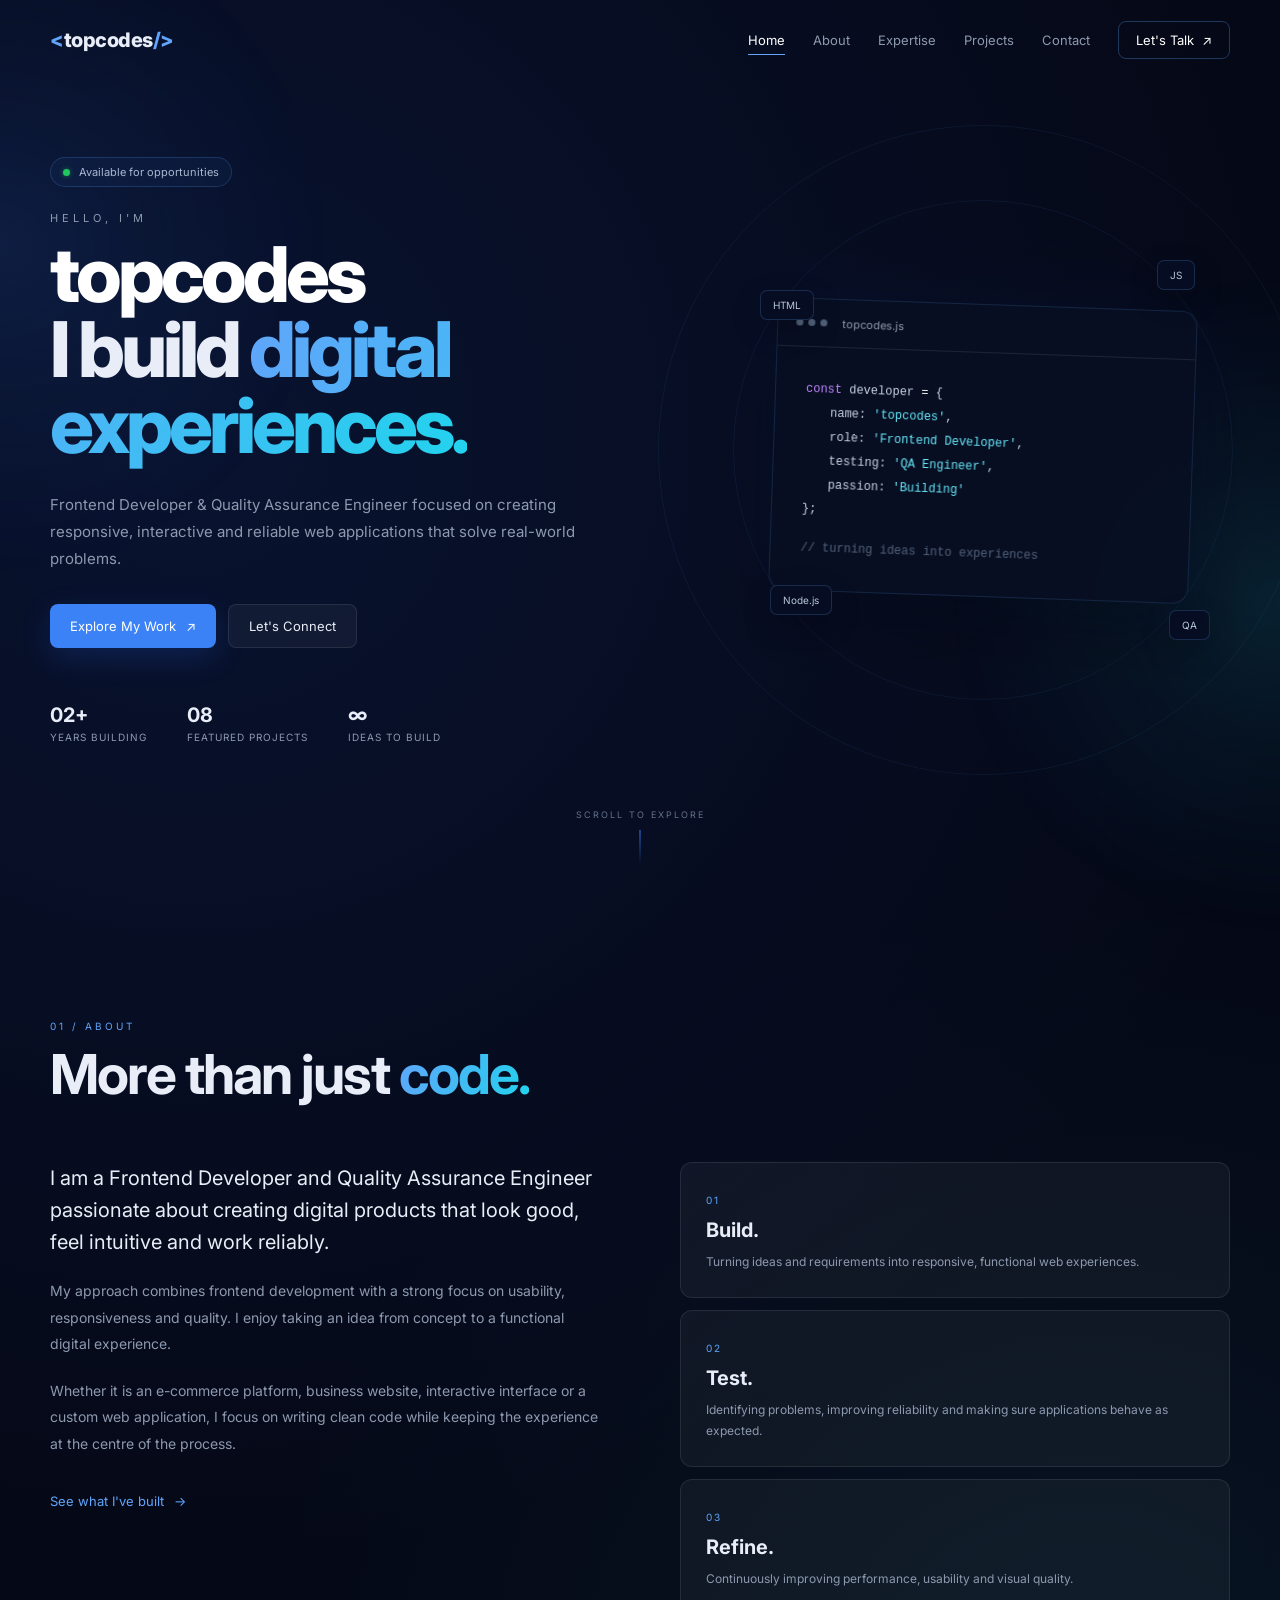
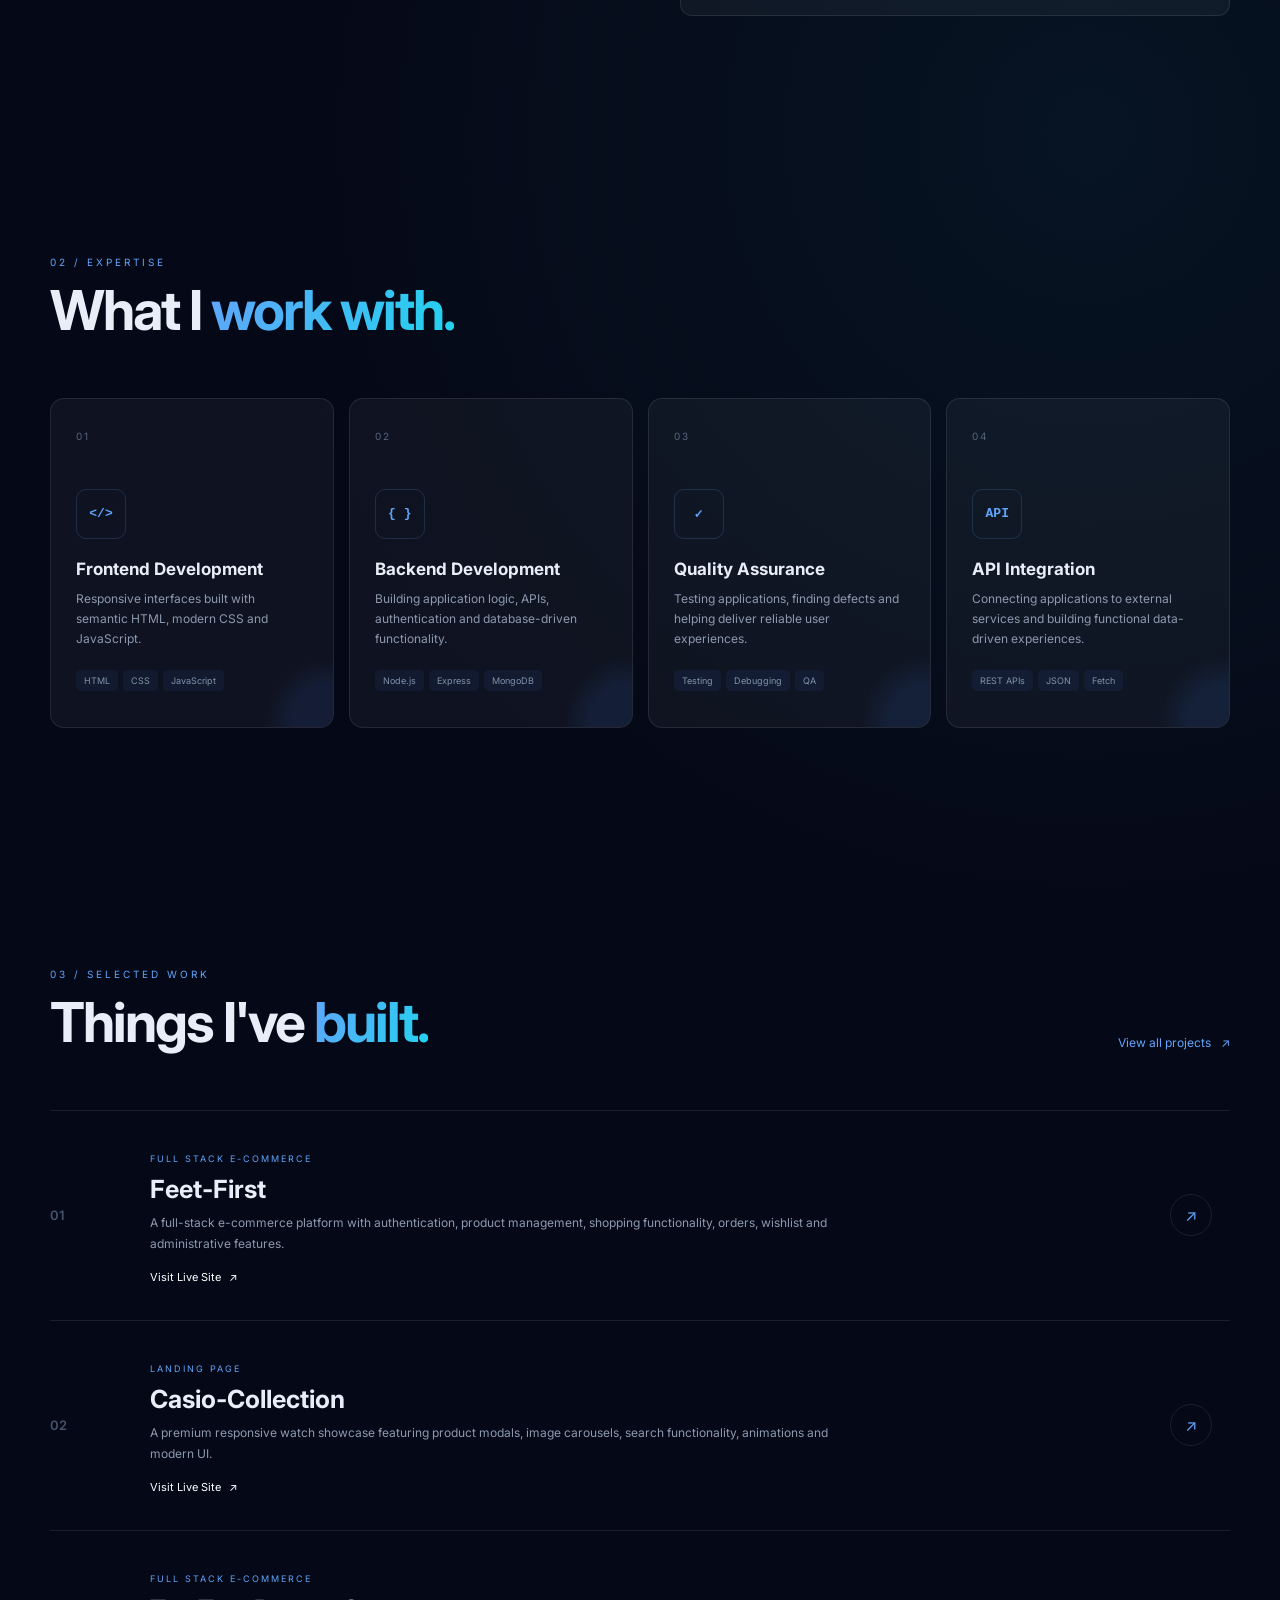
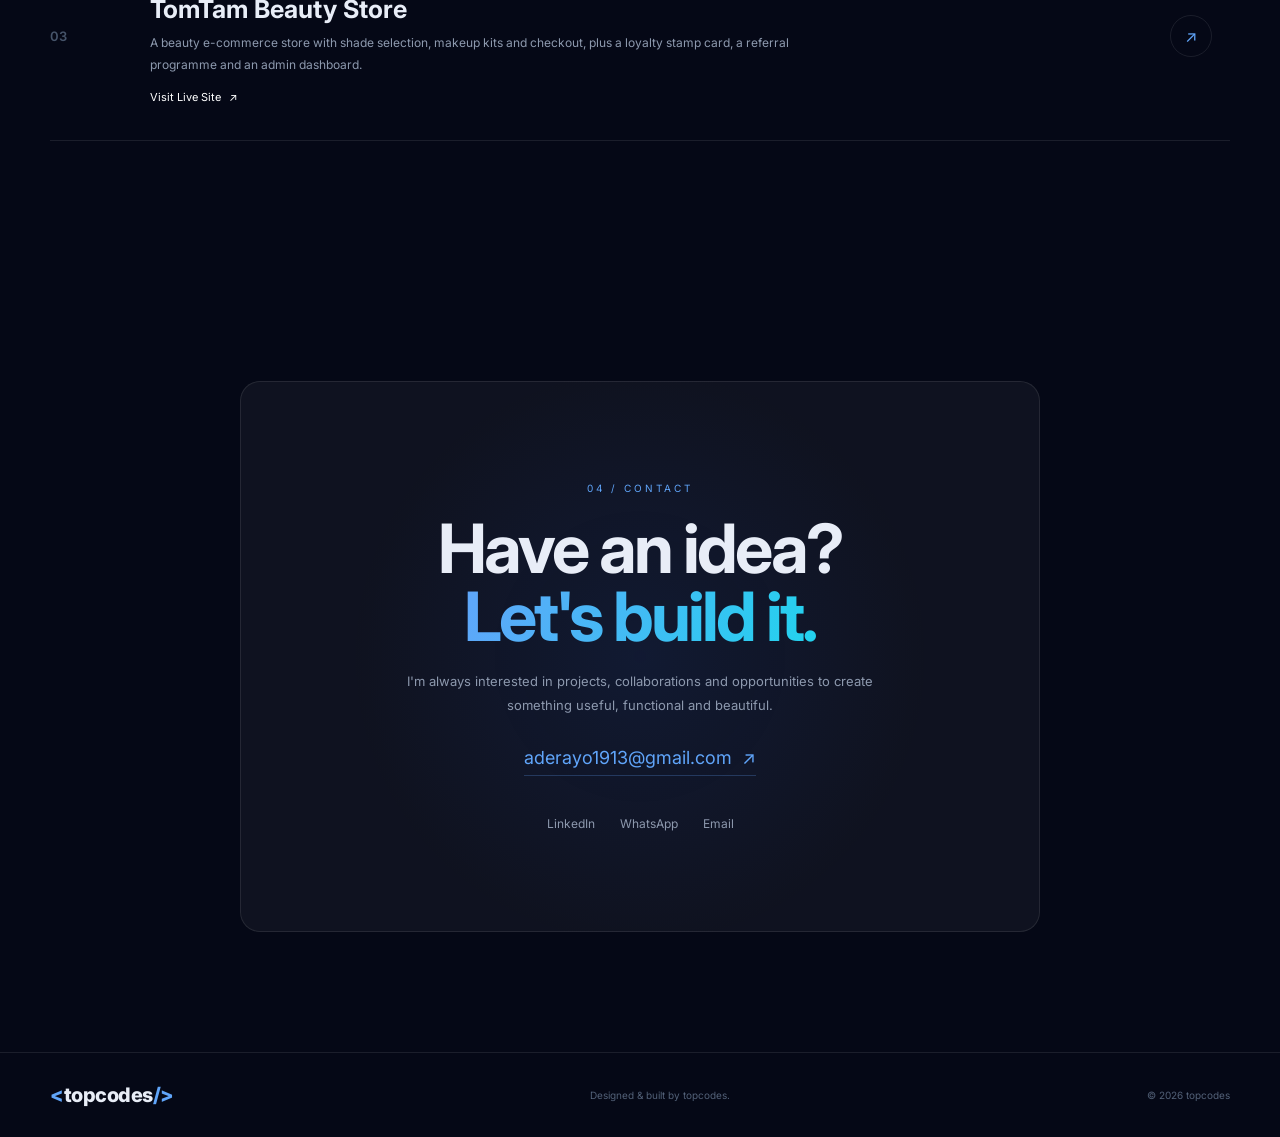
<file: index.html>
<!DOCTYPE html>
<html lang="en">
<head>
    <meta charset="UTF-8">
    <script>
      /* Clean addresses on the live site: /shop instead of /shop.html.
         The host serves /shop from shop.html; this just tidies the address bar,
         keeping ?query and #hash. Skipped when testing locally. */
      (function () {
        var local = location.protocol === "file:" ||
          ["localhost", "127.0.0.1", ""].indexOf(location.hostname) !== -1 ||
          /^(192\.168|10)\./.test(location.hostname);
        var path = location.pathname;
        if (local || !/\.html$/i.test(path) || !window.history || !history.replaceState) return;
        var clean = /(^|\/)index\.html$/i.test(path) ? path.replace(/index\.html$/i, "") : path.replace(/\.html$/i, "");
        try { history.replaceState(history.state, "", clean + location.search + location.hash); } catch (e) { /* keep the .html address */ }
      })();
    </script>
    <meta name="viewport" content="width=device-width, initial-scale=1.0">

    <title>topcodes | Frontend Developer & QA Engineer</title>

    <meta
        name="description"
        content="topcodes — Frontend Developer and Quality Assurance Engineer building modern, responsive and reliable web applications."
    >

    <link rel="preconnect" href="https://fonts.googleapis.com">
    <link rel="preconnect" href="https://fonts.gstatic.com" crossorigin>

    <link
        href="https://fonts.googleapis.com/css2?family=Inter:wght@400;600;700;800&display=swap"
        rel="stylesheet"
    >

    <link rel="stylesheet" href="css/style.css">
    <link rel="stylesheet" href="css/responsive.css">
</head>

<body>

    <!-- =========================================
         BACKGROUND EFFECTS
    ========================================== -->

    <div class="ambient ambient-one"></div>
    <div class="ambient ambient-two"></div>
    <div class="cursor-glow"></div>

    <!-- =========================================
         NAVIGATION
    ========================================== -->

    <header class="site-header">

        <nav class="navbar">

            <a href="index.html" class="logo">
                <span class="logo-bracket">&lt;</span>topcodes<span class="logo-bracket">/&gt;</span>
            </a>

            <button
                class="menu-toggle"
                id="menuToggle"
                aria-label="Open navigation"
                aria-expanded="false"
            >
                <span></span>
                <span></span>
                <span></span>
            </button>

            <div class="nav-links" id="navLinks">

                <a href="#home" class="nav-link active">Home</a>
                <a href="#about" class="nav-link">About</a>
                <a href="#expertise" class="nav-link">Expertise</a>
                <a href="projects.html" class="nav-link">Projects</a>
                <a href="#contact" class="nav-link">Contact</a>

                <a href="https://wa.me/2349069436272" class="nav-cta">
                    Let's Talk
                    <span>↗</span>
                </a>

            </div>

        </nav>

    </header>

    <!-- =========================================
         SCROLL PROGRESS
    ========================================== -->

    <div class="scroll-progress" id="scrollProgress"></div>


    <main>

        <!-- =========================================
             HERO
        ========================================== -->

        <section class="hero section" id="home">

            <div class="hero-grid">

                <div class="hero-content reveal">

                    <div class="availability">
                        <span class="availability-dot"></span>
                        Available for opportunities
                    </div>

                    <p class="hero-small-text">
                        HELLO, I'M
                    </p>

                    <h1>
                        <span class="hero-name">topcodes</span>
                        <br>
                        I build
                        <span class="gradient-text">digital experiences.</span>
                    </h1>

                    <p class="hero-description">
                        Frontend Developer & Quality Assurance Engineer focused on
                        creating responsive, interactive and reliable web applications
                        that solve real-world problems.
                    </p>

                    <div class="hero-buttons">

                        <a href="projects.html" class="btn btn-primary">
                            Explore My Work
                            <span>↗</span>
                        </a>

                        <a href="#contact" class="btn btn-secondary">
                            Let's Connect
                        </a>

                    </div>

                    <div class="hero-meta">

                        <div>
                            <strong>02+</strong>
                            <span>Years Building</span>
                        </div>

                        <div>
                            <strong>08</strong>
                            <span>Featured Projects</span>
                        </div>

                        <div>
                            <strong>∞</strong>
                            <span>Ideas to Build</span>
                        </div>

                    </div>

                </div>


                <!-- HERO VISUAL -->

                <div class="hero-visual reveal reveal-delay">

                    <div class="visual-orbit orbit-one"></div>
                    <div class="visual-orbit orbit-two"></div>

                    <div class="code-card">

                        <div class="code-header">
                            <div class="window-dots">
                                <span></span>
                                <span></span>
                                <span></span>
                            </div>

                            <span>topcodes.js</span>
                        </div>

                        <div class="code-body">

                            <p>
                                <span class="code-purple">const</span>
                                developer
                                <span class="code-white">=</span>
                                {
                            </p>

                            <p class="indent">
                                name:
                                <span class="code-blue">'topcodes'</span>,
                            </p>

                            <p class="indent">
                                role:
                                <span class="code-blue">'Frontend Developer'</span>,
                            </p>

                            <p class="indent">
                                testing:
                                <span class="code-blue">'QA Engineer'</span>,
                            </p>

                            <p class="indent">
                                passion:
                                <span class="code-blue">'Building'</span>
                            </p>

                            <p>
                                };
                            </p>

                            <p class="code-comment">
                                // turning ideas into experiences
                            </p>

                        </div>

                    </div>

                    <div class="floating-tag tag-one">
                        <span>HTML</span>
                    </div>

                    <div class="floating-tag tag-two">
                        <span>JS</span>
                    </div>

                    <div class="floating-tag tag-three">
                        <span>Node.js</span>
                    </div>

                    <div class="floating-tag tag-four">
                        <span>QA</span>
                    </div>

                </div>

            </div>

            <a href="#about" class="scroll-indicator">
                <span>Scroll to explore</span>
                <div class="scroll-line"></div>
            </a>

        </section>


        <!-- =========================================
             ABOUT
        ========================================== -->

        <section class="about section" id="about">

            <div class="section-heading reveal">

                <span class="section-number">01 / ABOUT</span>

                <h2>
                    More than just
                    <span class="gradient-text">code.</span>
                </h2>

            </div>

            <div class="about-grid">

                <div class="about-text reveal">

                    <p class="large-text">
                        I am a Frontend Developer and Quality Assurance Engineer
                        passionate about creating digital products that look good,
                        feel intuitive and work reliably.
                    </p>

                    <p>
                        My approach combines frontend development with a strong
                        focus on usability, responsiveness and quality. I enjoy
                        taking an idea from concept to a functional digital
                        experience.
                    </p>

                    <p>
                        Whether it is an e-commerce platform, business website,
                        interactive interface or a custom web application, I focus
                        on writing clean code while keeping the experience at the
                        centre of the process.
                    </p>

                    <a href="projects.html" class="text-link">
                        See what I've built
                        <span>→</span>
                    </a>

                </div>


                <div class="about-highlight reveal reveal-delay">

                    <div class="highlight-card">

                        <span class="highlight-icon">01</span>

                        <h3>
                            Build.
                        </h3>

                        <p>
                            Turning ideas and requirements into responsive,
                            functional web experiences.
                        </p>

                    </div>

                    <div class="highlight-card">

                        <span class="highlight-icon">02</span>

                        <h3>
                            Test.
                        </h3>

                        <p>
                            Identifying problems, improving reliability and
                            making sure applications behave as expected.
                        </p>

                    </div>

                    <div class="highlight-card">

                        <span class="highlight-icon">03</span>

                        <h3>
                            Refine.
                        </h3>

                        <p>
                            Continuously improving performance, usability and
                            visual quality.
                        </p>

                    </div>

                </div>

            </div>

        </section>


        <!-- =========================================
             EXPERTISE
        ========================================== -->

        <section class="expertise section" id="expertise">

            <div class="section-heading reveal">

                <span class="section-number">02 / EXPERTISE</span>

                <h2>
                    What I
                    <span class="gradient-text">work with.</span>
                </h2>

            </div>

            <div class="expertise-grid">

                <article class="expertise-card reveal">

                    <span class="card-number">01</span>

                    <div class="expertise-icon">
                        &lt;/&gt;
                    </div>

                    <h3>Frontend Development</h3>

                    <p>
                        Responsive interfaces built with semantic HTML,
                        modern CSS and JavaScript.
                    </p>

                    <div class="tech-list">
                        <span>HTML</span>
                        <span>CSS</span>
                        <span>JavaScript</span>
                    </div>

                </article>


                <article class="expertise-card reveal reveal-delay">

                    <span class="card-number">02</span>

                    <div class="expertise-icon">
                        { }
                    </div>

                    <h3>Backend Development</h3>

                    <p>
                        Building application logic, APIs, authentication
                        and database-driven functionality.
                    </p>

                    <div class="tech-list">
                        <span>Node.js</span>
                        <span>Express</span>
                        <span>MongoDB</span>
                    </div>

                </article>


                <article class="expertise-card reveal">

                    <span class="card-number">03</span>

                    <div class="expertise-icon">
                        ✓
                    </div>

                    <h3>Quality Assurance</h3>

                    <p>
                        Testing applications, finding defects and helping
                        deliver reliable user experiences.
                    </p>

                    <div class="tech-list">
                        <span>Testing</span>
                        <span>Debugging</span>
                        <span>QA</span>
                    </div>

                </article>


                <article class="expertise-card reveal reveal-delay">

                    <span class="card-number">04</span>

                    <div class="expertise-icon">
                        API
                    </div>

                    <h3>API Integration</h3>

                    <p>
                        Connecting applications to external services and
                        building functional data-driven experiences.
                    </p>

                    <div class="tech-list">
                        <span>REST APIs</span>
                        <span>JSON</span>
                        <span>Fetch</span>
                    </div>

                </article>

            </div>

        </section>


        <!-- =========================================
             FEATURED PROJECTS
        ========================================== -->

        <section class="featured section">

            <div class="section-heading featured-heading reveal">

                <div>
                    <span class="section-number">03 / SELECTED WORK</span>

                    <h2>
                        Things I've
                        <span class="gradient-text">built.</span>
                    </h2>
                </div>

                <a href="projects.html" class="view-all">
                    View all projects
                    <span>↗</span>
                </a>

            </div>


            <div class="featured-project reveal">

                <div class="featured-number">
                    01
                </div>

                <div class="featured-content">

                    <span class="project-category">
                        FULL STACK E-COMMERCE
                    </span>

                    <h3>Feet-First</h3>

                    <p>
                        A full-stack e-commerce platform with authentication,
                        product management, shopping functionality, orders,
                        wishlist and administrative features.
                    </p>

                    <a
                        href="https://feet-first-ng-3.onrender.com/"
                        target="_blank"
                        rel="noopener"
                        class="project-link"
                    >
                        Visit Live Site
                        <span>↗</span>
                    </a>

                </div>

                <div class="featured-arrow">
                    ↗
                </div>

            </div>


            <div class="featured-project reveal">

                <div class="featured-number">
                    02
                </div>

                <div class="featured-content">

                    <span class="project-category">
                        LANDING PAGE
                    </span>

                    <h3>Casio-Collection</h3>

                    <p>
                        A premium responsive watch showcase featuring product
                        modals, image carousels, search functionality,
                        animations and modern UI.
                    </p>

                    <a
                        href="https://casio-collection-ng.vercel.app/"
                        target="_blank"
                        rel="noopener"
                        class="project-link"
                    >
                        Visit Live Site
                        <span>↗</span>
                    </a>

                </div>

                <div class="featured-arrow">
                    ↗
                </div>

            </div>


            <div class="featured-project reveal">

                <div class="featured-number">
                    03
                </div>

                <div class="featured-content">

                    <span class="project-category">
                        FULL STACK E-COMMERCE
                    </span>

                    <h3>TomTam Beauty Store</h3>

                    <p>
                        A beauty e-commerce store with shade selection,
                        makeup kits and checkout, plus a loyalty stamp card,
                        a referral programme and an admin dashboard.
                    </p>

                    <a
                        href="https://tomtambeauty.vercel.app/"
                        target="_blank"
                        rel="noopener"
                        class="project-link"
                    >
                        Visit Live Site
                        <span>↗</span>
                    </a>

                </div>

                <div class="featured-arrow">
                    ↗
                </div>

            </div>

        </section>


        <!-- =========================================
             CONTACT
        ========================================== -->

        <section class="contact section" id="contact">

            <div class="contact-container reveal">

                <span class="section-number">04 / CONTACT</span>

                <h2>
                    Have an idea?
                    <br>
                    <span class="gradient-text">Let's build it.</span>
                </h2>

                <p>
                    I'm always interested in projects,
                    collaborations and opportunities to create something useful, functional and beautiful.
                </p>

                <a
                    href="mailto:aderayo1913@gmail.com"
                    class="contact-email"
                >
                    aderayo1913@gmail.com
                    <span>↗</span>
                </a>

                <div class="social-links">

                    <a
                        href="https://www.linkedin.com/in/gbenga-ademuyiwa-26224027/"
                        target="_blank"
                        rel="noopener"
                    >
                        LinkedIn
                    </a>

                    <a
                        href="https://wa.me/2349069436272"
                        target="_blank"
                        rel="noopener"
                    >
                        WhatsApp
                    </a>

                    <a href="mailto:aderayo1913@gmail.com">
                        Email
                    </a>

                </div>

            </div>

        </section>

    </main>


    <!-- =========================================
         FOOTER
    ========================================== -->

    <footer>

        <div class="footer-inner">

            <a href="index.html" class="logo">
                <span class="logo-bracket">&lt;</span>topcodes<span class="logo-bracket">/&gt;</span>
            </a>

            <p>
                Designed & built by topcodes.
            </p>

            <p class="copyright">
                © <span id="currentYear"></span> topcodes
            </p>

        </div>

    </footer>


    <script src="js/main.js" defer></script>

</body>
</html>
</file>
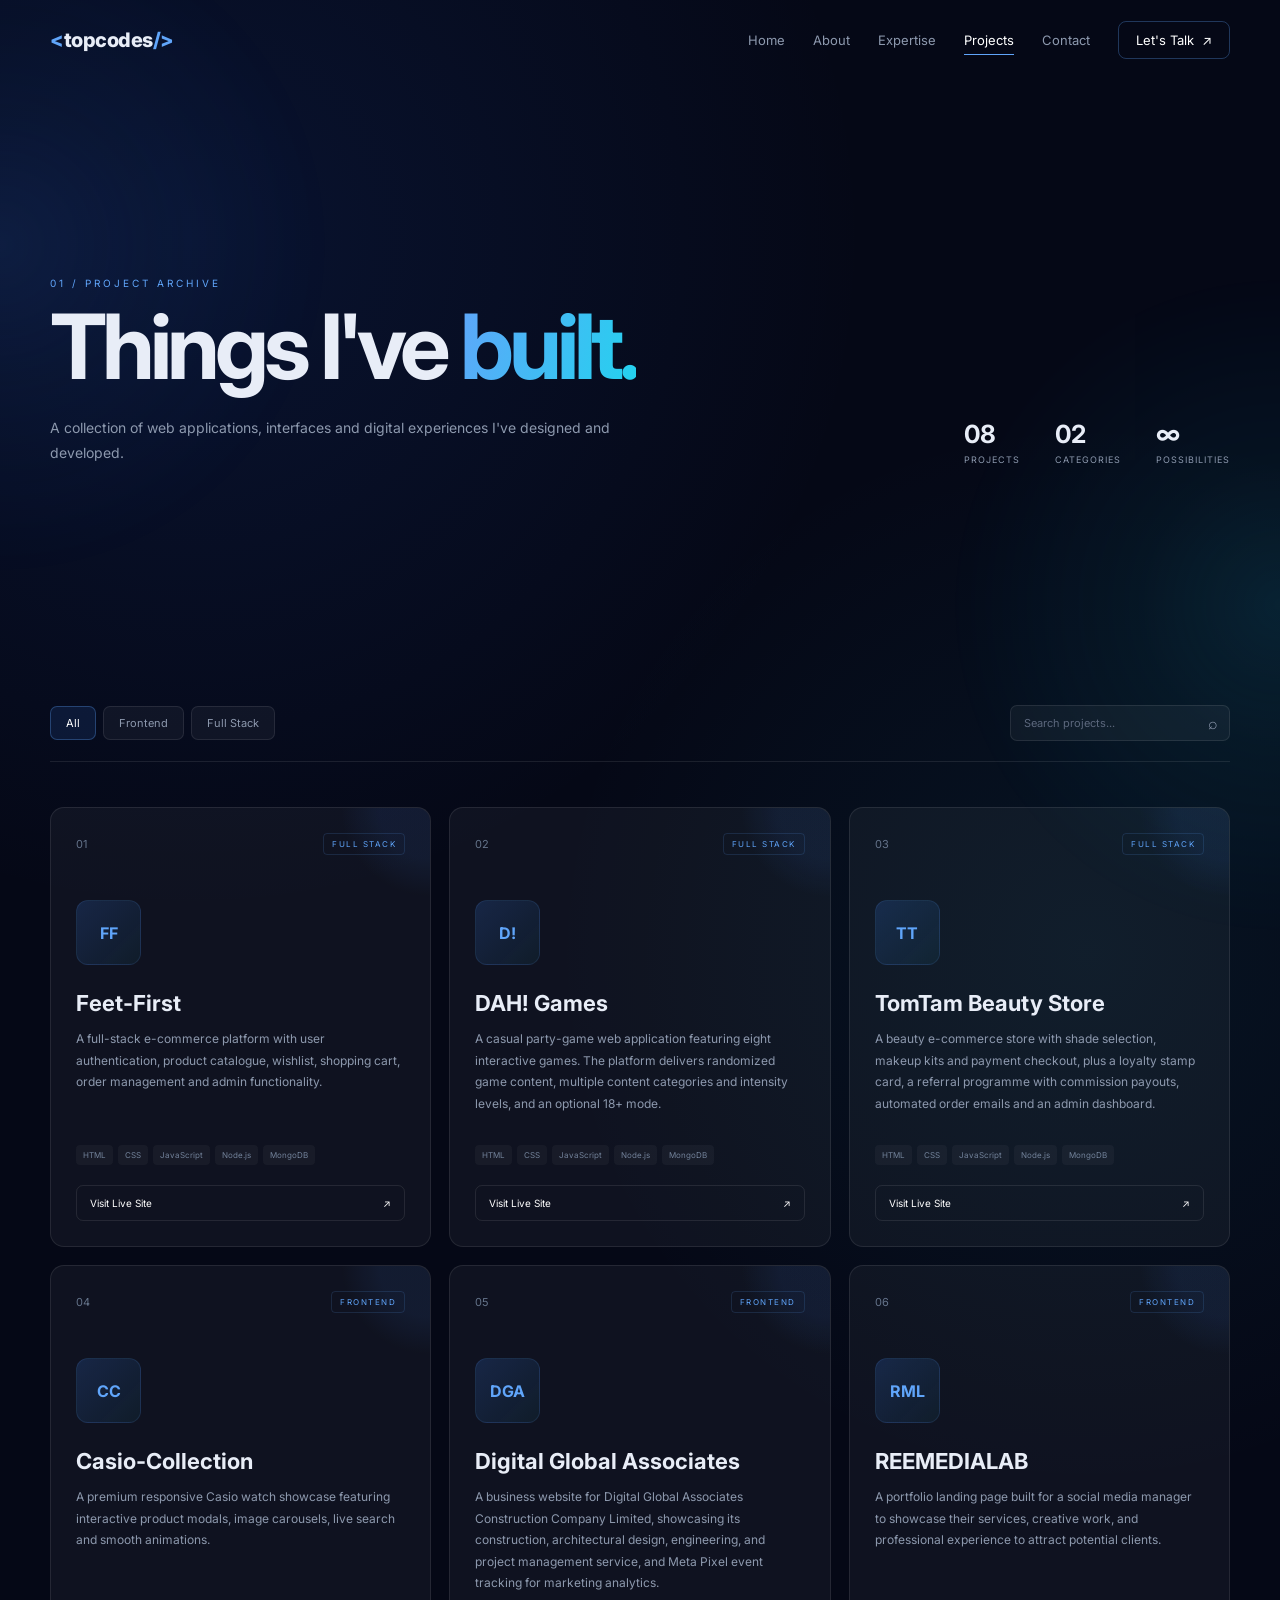
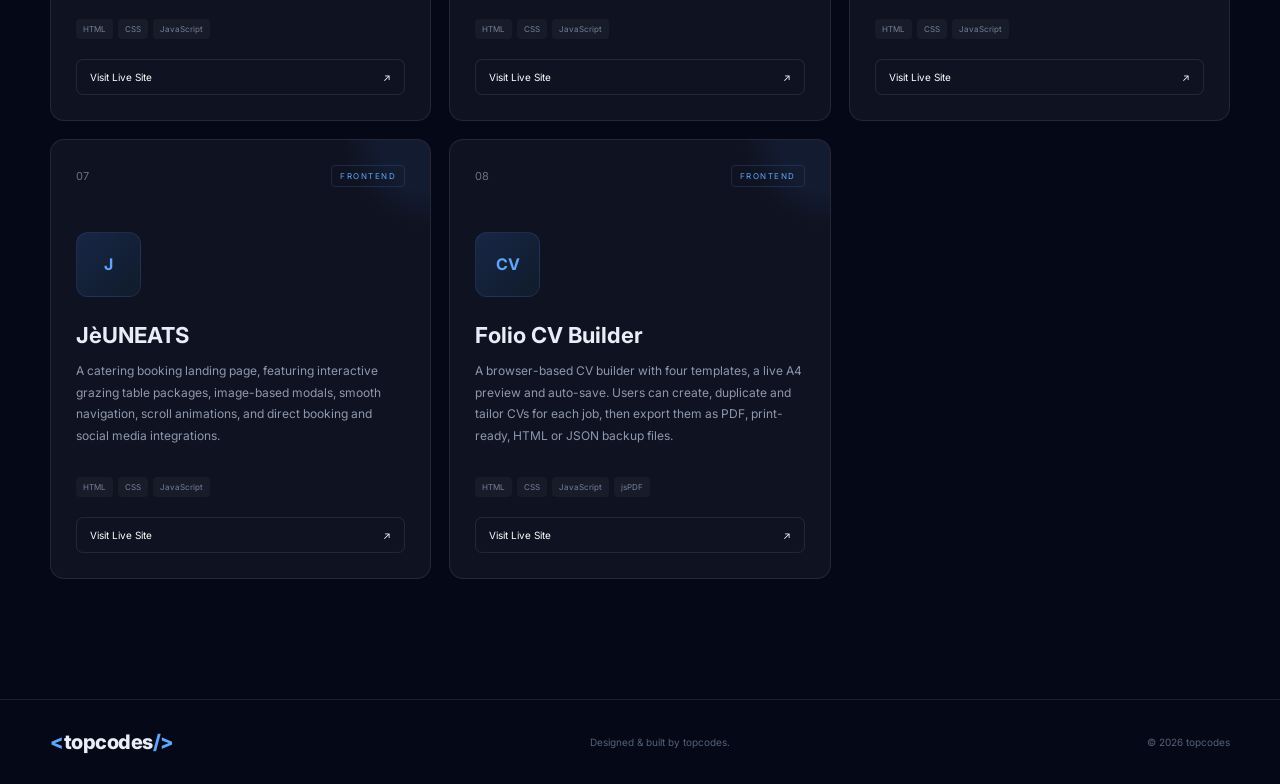
<file: projects.html>
<!DOCTYPE html>
<html lang="en">

<head>

    <meta charset="UTF-8">
    <script>
      /* Clean addresses on the live site: /shop instead of /shop.html.
         The host serves /shop from shop.html; this just tidies the address bar,
         keeping ?query and #hash. Skipped when testing locally. */
      (function () {
        var local = location.protocol === "file:" ||
          ["localhost", "127.0.0.1", ""].indexOf(location.hostname) !== -1 ||
          /^(192\.168|10)\./.test(location.hostname);
        var path = location.pathname;
        if (local || !/\.html$/i.test(path) || !window.history || !history.replaceState) return;
        var clean = /(^|\/)index\.html$/i.test(path) ? path.replace(/index\.html$/i, "") : path.replace(/\.html$/i, "");
        try { history.replaceState(history.state, "", clean + location.search + location.hash); } catch (e) { /* keep the .html address */ }
      })();
    </script>
    <meta name="viewport" content="width=device-width, initial-scale=1.0">

    <title>Projects | topcodes</title>

    <meta name="description" content="Projects and web applications built by topcodes.">

    <link rel="preconnect" href="https://fonts.googleapis.com">
    <link rel="preconnect" href="https://fonts.gstatic.com" crossorigin>

    <link href="https://fonts.googleapis.com/css2?family=Inter:wght@400;600;700;800&display=swap"
        rel="stylesheet">

    <link rel="stylesheet" href="css/style.css">
    <link rel="stylesheet" href="css/responsive.css">

</head>

<body>

    <div class="ambient ambient-one"></div>
    <div class="ambient ambient-two"></div>

    <div class="scroll-progress" id="scrollProgress"></div>


    <!-- =========================================
         NAVIGATION
    ========================================== -->

    <header class="site-header">

        <nav class="navbar">

            <a href="index.html" class="logo">
                <span class="logo-bracket">&lt;</span>topcodes<span class="logo-bracket">/&gt;</span>
            </a>

            <button class="menu-toggle" id="menuToggle" aria-label="Open navigation" aria-expanded="false">
                <span></span>
                <span></span>
                <span></span>
            </button>

            <div class="nav-links" id="navLinks">

                <a href="index.html" class="nav-link">
                    Home
                </a>

                <a href="index.html#about" class="nav-link">
                    About
                </a>

                <a href="index.html#expertise" class="nav-link">
                    Expertise
                </a>

                <a href="projects.html" class="nav-link active">
                    Projects
                </a>

                <a href="index.html#contact" class="nav-link">
                    Contact
                </a>

                <a href="index.html#contact" class="nav-cta">
                    Let's Talk
                    <span>↗</span>
                </a>

            </div>

        </nav>

    </header>


    <main>

        <!-- =========================================
             PROJECT HERO
        ========================================== -->

        <section class="projects-hero section">

            <div class="projects-hero-content reveal">

                <span class="section-number">
                    01 / PROJECT ARCHIVE
                </span>

                <h1>
                    Things I've
                    <span class="gradient-text">built.</span>
                </h1>

                <p>
                    A collection of web applications, interfaces and digital
                    experiences I've designed and developed.
                </p>

            </div>


            <div class="project-stats reveal reveal-delay">

                <div>
                    <strong id="projectCount">08</strong>
                    <span>Projects</span>
                </div>

                <div>
                    <strong>02</strong>
                    <span>Categories</span>
                </div>

                <div>
                    <strong>∞</strong>
                    <span>Possibilities</span>
                </div>

            </div>

        </section>


        <!-- =========================================
             PROJECT FILTERS
        ========================================== -->

        <section class="project-section section">

            <div class="project-controls reveal">

                <div class="project-filters">

                    <button class="filter-button active" data-filter="all">
                        All
                    </button>

                    <button class="filter-button" data-filter="frontend">
                        Frontend
                    </button>

                    <button class="filter-button" data-filter="fullstack">
                        Full Stack
                    </button>

                </div>


                <div class="project-search">

                    <input type="text" id="projectSearch" placeholder="Search projects..." aria-label="Search projects">

                    <span>⌕</span>

                </div>

            </div>


            <!-- =========================================
                 PROJECT GRID
            ========================================== -->

            <div class="projects-grid" id="projectsGrid">


                <!-- PROJECT 01 -->

                <article class="project-card reveal" data-type="fullstack" data-name="Feet-First">

                    <div class="project-card-top">

                        <span class="project-number">
                            01
                        </span>

                        <span class="project-type">
                            FULL STACK
                        </span>

                    </div>

                    <div class="project-card-icon">
                        FF
                    </div>

                    <h2>Feet-First</h2>

                    <p>
                        A full-stack e-commerce platform with user
                        authentication, product catalogue, wishlist,
                        shopping cart, order management and admin
                        functionality.
                    </p>

                    <div class="project-tech">

                        <span>HTML</span>
                        <span>CSS</span>
                        <span>JavaScript</span>
                        <span>Node.js</span>
                        <span>MongoDB</span>

                    </div>

                    <a href="https://feet-first-ng-3.onrender.com/" target="_blank" rel="noopener" class="project-live">
                        Visit Live Site
                        <span>↗</span>
                    </a>

                </article>


                <!-- PROJECT 02 -->
                 <article class="project-card reveal" data-type="fullstack" data-name="Project Four">

                    <div class="project-card-top">

                        <span class="project-number">
                            02
                        </span>

                        <span class="project-type">
                            FULL STACK
                        </span>

                    </div>

                    <div class="project-card-icon">
                        D!
                    </div>

                    <h2>DAH! Games</h2>

                    <p>
                        A casual party-game web application featuring eight interactive games. The platform delivers randomized game content, multiple content categories and intensity levels, and an optional 18+ mode.  
                    </p>

                    <div class="project-tech">

                        <span>HTML</span>
                        <span>CSS</span>
                        <span>JavaScript</span>
                        <span>Node.js</span>
                        <span>MongoDB</span>

                    </div>

                    <a href="https://dah-zcsf.onrender.com/" class="project-live">
                        Visit Live Site
                        <span>↗</span>
                    </a>

                </article>

                <!-- PROJECT 03 -->
                <article class="project-card reveal" data-type="fullstack" data-name="TomTam Beauty Store">

                    <div class="project-card-top">

                        <span class="project-number">
                            03
                        </span>

                        <span class="project-type">
                            FULL STACK
                        </span>

                    </div>

                    <div class="project-card-icon">
                        TT
                    </div>

                    <h2>TomTam Beauty Store</h2>

                    <p>
                        A beauty e-commerce store with shade selection, makeup kits and payment checkout, plus a loyalty stamp card, a referral programme with commission payouts, automated order emails and an admin dashboard.
                    </p>

                    <div class="project-tech">

                        <span>HTML</span>
                        <span>CSS</span>
                        <span>JavaScript</span>
                        <span>Node.js</span>
                        <span>MongoDB</span>

                    </div>

                    <a href="https://tomtambeauty.vercel.app/" target="_blank" rel="noopener" class="project-live">
                        Visit Live Site
                        <span>↗</span>
                    </a>

                </article>

                <!-- PROJECT 04 -->
                <article class="project-card reveal reveal-delay" data-type="frontend" data-name="Casio-Collection">

                    <div class="project-card-top">

                        <span class="project-number">
                            04
                        </span>

                        <span class="project-type">
                            FRONTEND
                        </span>

                    </div>

                    <div class="project-card-icon">
                        CC
                    </div>

                    <h2>Casio-Collection</h2>

                    <p>
                        A premium responsive Casio watch showcase featuring
                        interactive product modals, image carousels,
                        live search and smooth animations.
                    </p>

                    <div class="project-tech">

                        <span>HTML</span>
                        <span>CSS</span>
                        <span>JavaScript</span>

                    </div>

                    <a href="https://casio-collection-ng.vercel.app/" target="_blank" rel="noopener"
                        class="project-live">
                        Visit Live Site
                        <span>↗</span>
                    </a>

                </article>



                <!-- PROJECT 05 -->

                <article class="project-card reveal reveal-delay" data-type="frontend" data-name="Project Five">

                    <div class="project-card-top">

                        <span class="project-number">
                            05
                        </span>

                        <span class="project-type">
                            FRONTEND
                        </span>

                    </div>

                    <div class="project-card-icon">
                        DGA
                    </div>

                    <h2>Digital Global Associates</h2>

                    <p>
                        A business website for Digital Global Associates Construction Company Limited, showcasing its construction, architectural design, engineering, and project management service, and Meta Pixel event tracking for marketing analytics.
                    </p>

                    <div class="project-tech">

                        <span>HTML</span>
                        <span>CSS</span>
                        <span>JavaScript</span>

                    </div>

                    <a href="https://www.digitalglobalassociates.com/" class="project-live">
                        Visit Live Site
                        <span>↗</span>
                    </a>

                </article>


                <!-- PROJECT 06 -->

                <article class="project-card reveal" data-type="frontend" data-name="Project Six">

                    <div class="project-card-top">

                        <span class="project-number">
                            06
                        </span>

                        <span class="project-type">
                            FRONTEND
                        </span>

                    </div>

                    <div class="project-card-icon">
                        RML
                    </div>

                    <h2>REEMEDIALAB</h2>

                    <p>
                        A portfolio landing page built for a social media manager to showcase their services, creative work, and professional experience to attract potential clients.

                    </p>

                    <div class="project-tech">

                        <span>HTML</span>
                        <span>CSS</span>
                        <span>JavaScript</span>

                    </div>

                    <a href="https://reemedialab.vercel.app/" class="project-live">
                        Visit Live Site
                        <span>↗</span>
                    </a>

                </article>


                <!-- PROJECT 07 -->

                <article class="project-card reveal reveal-delay" data-type="frontend" data-name="Project Seven">

                    <div class="project-card-top">

                        <span class="project-number">
                            07
                        </span>

                        <span class="project-type">
                            FRONTEND
                        </span>

                    </div>

                    <div class="project-card-icon">
                        J
                    </div>

                    <h2>JèUNEATS</h2>

                    <p>
                       A catering booking landing page, featuring interactive grazing table packages, image-based modals, smooth navigation, scroll animations, and direct booking and social media integrations.
                    </p>

                    <div class="project-tech">

                        <span>HTML</span>
                        <span>CSS</span>
                        <span>JavaScript</span>

                    </div>

                    <a href="https://jeuneats.vercel.app/" class="project-live">
                        Visit Live Site
                        <span>↗</span>
                    </a>

                </article>

                <!-- PROJECT 08 -->

                <article class="project-card reveal" data-type="frontend" data-name="Folio CV Builder">

                    <div class="project-card-top">

                        <span class="project-number">
                            08
                        </span>

                        <span class="project-type">
                            FRONTEND
                        </span>

                    </div>

                    <div class="project-card-icon">
                        CV
                    </div>

                    <h2>Folio CV Builder</h2>

                    <p>
                        A browser-based CV builder with four templates, a live A4 preview and auto-save. Users can create, duplicate and tailor CVs for each job, then export them as PDF, print-ready, HTML or JSON backup files.
                    </p>

                    <div class="project-tech">

                        <span>HTML</span>
                        <span>CSS</span>
                        <span>JavaScript</span>
                        <span>jsPDF</span>

                    </div>

                    <a href="https://cv-builder-folio.vercel.app/" target="_blank" rel="noopener" class="project-live">
                        Visit Live Site
                        <span>↗</span>
                    </a>

                </article>

            </div>


            <div class="no-projects" id="noProjects">
                <h3>No projects found.</h3>
                <p>Try another search or category.</p>
            </div>

        </section>

    </main>


    <!-- =========================================
         FOOTER
    ========================================== -->

    <footer>

        <div class="footer-inner">

            <a href="index.html" class="logo">
                <span class="logo-bracket">&lt;</span>topcodes<span class="logo-bracket">/&gt;</span>
            </a>

            <p>
                Designed & built by topcodes.
            </p>

            <p class="copyright">
                © <span id="currentYear"></span> topcodes
            </p>

        </div>

    </footer>


    <script src="js/main.js" defer></script>
    <script src="js/projects.js" defer></script>

</body>

</html>
</file>
<file: css/style.css>
/* =========================================
   ROOT
========================================= */

:root {

    --bg: #050816;
    --bg-secondary: #081126;
    --surface: rgba(255,255,255,0.045);
    --surface-hover: rgba(255,255,255,0.075);

    --blue: #3b82f6;
    --blue-light: #60a5fa;
    --blue-dark: #2563eb;

    --cyan: #22d3ee;

    --white: #ffffff;
    --text: #e8edf7;
    --muted: #8d99ae;

    --border: rgba(255,255,255,0.09);

    --container: 1180px;

    --ease: 0.35s ease;
    --transition:
        color var(--ease),
        background-color var(--ease),
        border-color var(--ease),
        box-shadow var(--ease),
        opacity var(--ease),
        transform var(--ease);

}


/* =========================================
   RESET
========================================= */

* {
    margin: 0;
    padding: 0;
    box-sizing: border-box;
}

html {
    scroll-behavior: smooth;

    /* stop wide decorations (hero orbits) from making
       the page scroll sideways on phones */
    overflow-x: clip;
}

body {

    font-family: 'Inter', sans-serif;

    background: var(--bg);

    position: relative;

    color: var(--text);

    min-height: 100vh;

    overflow-x: hidden;
    overflow-x: clip;
}

/* page glow lives on its own layer so the animated
   hero orbits don't force the whole page background
   to be redrawn every frame */
body::before {

    content: "";

    position: absolute;

    inset: 0;

    z-index: -3;

    pointer-events: none;

    background:
        radial-gradient(
            circle at 15% 10%,
            rgba(37,99,235,0.12),
            transparent 28%
        ),
        radial-gradient(
            circle at 85% 40%,
            rgba(34,211,238,0.06),
            transparent 30%
        );
}

body.menu-open {
    overflow: hidden;
}

a {
    color: inherit;
    text-decoration: none;
}

button,
input {
    font-family: inherit;
}

button {
    border: none;
}

img {
    max-width: 100%;
    display: block;
}


/* =========================================
   AMBIENT BACKGROUND
========================================= */

.ambient {

    position: fixed;

    width: 400px;
    height: 400px;

    width: 800px;
    height: 800px;

    border-radius: 50%;

    pointer-events: none;

    z-index: -2;

    /* soft glow via gradient: same look as blur(100px), no filter cost */
    opacity: 0.12;

    transform: translateZ(0);
}

.ambient-one {

    top: calc(5% - 200px);
    left: -400px;

    background: radial-gradient(circle, var(--blue) 0%, rgba(59,130,246,0.45) 25%, transparent 60%);
}

.ambient-two {

    right: -400px;
    top: calc(45% - 200px);

    background: radial-gradient(circle, var(--cyan) 0%, rgba(34,211,238,0.45) 25%, transparent 60%);
}

.cursor-glow {
    position: fixed;
    top: 0;
    left: 0;
    width: 280px;
    height: 280px;
    margin: -140px 0 0 -140px;
    border-radius: 50%;
    background: radial-gradient(circle, rgba(59,130,246,0.07) 0%, rgba(59,130,246,0.04) 35%, transparent 70%);
    pointer-events: none;
    transform: translate3d(-500px, -500px, 0);
    will-change: transform;
    z-index: -1;
}


/* =========================================
   CONTAINER
========================================= */

.section {

    width: min(
        calc(100% - 80px),
        var(--container)
    );

    margin-inline: auto;
}


/* =========================================
   HEADER
========================================= */

.site-header {

    position: fixed;

    top: 0;
    left: 0;

    width: 100%;

    z-index: 1000;

    border-bottom: 1px solid transparent;

    transition: var(--transition);
}

.site-header.scrolled {

    background: rgba(5,8,22,0.9);

    -webkit-backdrop-filter: blur(10px);
    backdrop-filter: blur(10px);

    border-color: var(--border);
}


/* =========================================
   NAVBAR
========================================= */

.navbar {

    width: min(
        calc(100% - 80px),
        var(--container)
    );

    margin: auto;

    height: 80px;

    display: flex;

    align-items: center;

    justify-content: space-between;
}

.logo {

    font-size: 20px;

    font-weight: 800;

    letter-spacing: -0.5px;
}

.logo-bracket {
    color: var(--blue-light);
}

.nav-links {

    display: flex;

    align-items: center;

    gap: 28px;
}

.nav-link {

    color: var(--muted);

    font-size: 13px;

    transition: var(--transition);

    position: relative;
}

.nav-link::after {

    content: "";

    position: absolute;

    left: 0;
    bottom: -7px;

    width: 100%;
    height: 1px;

    background: var(--blue-light);

    transform: scaleX(0);
    transform-origin: left;

    transition: transform var(--ease);
}

.nav-link:hover,
.nav-link.active {

    color: var(--white);
}

.nav-link:hover::after,
.nav-link.active::after {

    transform: scaleX(1);
}

.nav-cta {

    display: flex;

    align-items: center;

    gap: 8px;

    padding: 10px 17px;

    border: 1px solid rgba(96,165,250,0.3);

    border-radius: 8px;

    color: var(--white);

    font-size: 13px;

    transition: var(--transition);
}

.nav-cta:hover {

    background: rgba(59,130,246,0.12);

    border-color: var(--blue-light);

    transform: translateY(-2px);
}


/* =========================================
   MOBILE MENU
========================================= */

.menu-toggle {

    display: none;

    width: 42px;
    height: 42px;

    border: 1px solid var(--border);

    background: var(--surface);

    border-radius: 9px;

    cursor: pointer;

    align-items: center;

    justify-content: center;

    flex-direction: column;

    gap: 5px;
}

.menu-toggle span {

    width: 18px;
    height: 2px;

    background: var(--white);

    transition: var(--transition);
}

.menu-toggle.active span:nth-child(1) {
    transform: translateY(7px) rotate(45deg);
}

.menu-toggle.active span:nth-child(2) {
    opacity: 0;
}

.menu-toggle.active span:nth-child(3) {
    transform: translateY(-7px) rotate(-45deg);
}


/* =========================================
   SCROLL PROGRESS
========================================= */

.scroll-progress {

    position: fixed;

    top: 0;
    left: 0;

    height: 2px;

    width: 100%;

    transform: scaleX(0);
    transform-origin: left;
    will-change: transform;

    background: linear-gradient(
        90deg,
        var(--blue),
        var(--cyan)
    );

    z-index: 2000;
}


/* =========================================
   HERO
========================================= */

.hero {

    min-height: 100vh;

    display: flex;

    align-items: center;

    padding-top: 120px;

    position: relative;
}

.hero-grid {

    width: 100%;

    display: grid;

    grid-template-columns: 1.1fr 0.9fr;

    gap: 80px;

    align-items: center;
}

.availability {

    display: inline-flex;

    align-items: center;

    gap: 9px;

    padding: 7px 12px;

    border: 1px solid rgba(96,165,250,0.2);

    border-radius: 100px;

    color: #a9b9d1;

    font-size: 11px;

    margin-bottom: 24px;

    background: rgba(59,130,246,0.05);
}

.availability-dot {

    width: 7px;
    height: 7px;

    border-radius: 50%;

    background: #22c55e;

    box-shadow: 0 0 5px rgba(34,197,94,0.5);

    position: relative;
}

.availability-dot::after {

    content: "";

    position: absolute;
    inset: 0;

    border-radius: 50%;

    box-shadow: 0 0 16px rgba(34,197,94,0.9);

    opacity: 0;

    animation: pulse 2s ease-in-out infinite;
}

@keyframes pulse {

    0%,100% {
        opacity: 0;
    }

    50% {
        opacity: 1;
    }
}

.hero-small-text {

    font-size: 11px;

    letter-spacing: 4px;

    color: var(--muted);

    margin-bottom: 12px;
}

.hero h1 {

    font-size: clamp(46px, 6vw, 78px);

    line-height: 0.98;

    letter-spacing: -4px;

    font-weight: 800;
}

.hero-name {

    color: var(--white);
}

.gradient-text {

    background: linear-gradient(
        110deg,
        var(--blue-light),
        var(--cyan)
    );

    -webkit-background-clip: text;

    background-clip: text;

    color: transparent;
}

.hero-description {

    max-width: 580px;

    margin-top: 28px;

    color: var(--muted);

    line-height: 1.8;

    font-size: 15px;
}

.hero-buttons {

    display: flex;

    gap: 12px;

    margin-top: 32px;
}

.btn {

    display: inline-flex;

    align-items: center;

    justify-content: center;

    gap: 10px;

    padding: 13px 20px;

    border-radius: 8px;

    font-size: 13px;

    transition: var(--transition);
}

.btn-primary {

    background: var(--blue);

    color: white;

    box-shadow: 0 10px 30px rgba(37,99,235,0.2);
}

.btn-primary:hover {

    background: var(--blue-dark);

    transform: translateY(-3px);

    box-shadow: 0 15px 35px rgba(37,99,235,0.3);
}

.btn-secondary {

    border: 1px solid var(--border);

    color: var(--text);

    background: var(--surface);
}

.btn-secondary:hover {

    border-color: rgba(96,165,250,0.4);

    background: var(--surface-hover);

    transform: translateY(-3px);
}

.hero-meta {

    display: flex;

    gap: 40px;

    margin-top: 55px;
}

.hero-meta div {

    display: flex;

    flex-direction: column;

    gap: 4px;
}

.hero-meta strong {

    font-size: 20px;
}

.hero-meta span {

    font-size: 10px;

    color: var(--muted);

    text-transform: uppercase;

    letter-spacing: 1px;
}


/* =========================================
   HERO VISUAL
========================================= */

.hero-visual {

    min-height: 500px;

    position: relative;

    display: flex;

    justify-content: center;

    align-items: center;
}

.code-card {

    width: min(100%, 420px);

    border: 1px solid rgba(96,165,250,0.15);

    background: rgba(7,14,35,0.94);

    border-radius: 16px;

    box-shadow:
        0 30px 80px rgba(0,0,0,0.35),
        0 0 80px rgba(37,99,235,0.08);

    transform: rotate(2deg);

    transition: var(--transition);

    z-index: 3;
}

.code-card:hover {

    transform: rotate(0deg) translateY(-8px);

    border-color: rgba(96,165,250,0.35);
}

.code-header {

    height: 48px;

    border-bottom: 1px solid var(--border);

    display: flex;

    align-items: center;

    gap: 15px;

    padding: 0 18px;

    color: var(--muted);

    font-size: 11px;
}

.window-dots {

    display: flex;

    gap: 5px;
}

.window-dots span {

    width: 7px;
    height: 7px;

    border-radius: 50%;

    background: #506078;
}

.code-body {

    padding: 30px;

    font-family: monospace;

    font-size: 12px;

    line-height: 2;

    color: #c7d2e5;
}

.code-body p {
    margin: 0;
}

.indent {
    padding-left: 25px;
}

.code-purple {
    color: #c084fc;
}

.code-blue {
    color: #67e8f9;
}

.code-white {
    color: white;
}

.code-comment {
    color: #52617a;

    margin-top: 15px !important;
}

.visual-orbit {

    position: absolute;

    border: 1px solid rgba(96,165,250,0.08);

    border-radius: 50%;

    pointer-events: none;

    will-change: transform;
}

.orbit-one {

    width: 500px;
    height: 500px;

    animation: orbit 16s linear infinite;
}

.orbit-two {

    width: 650px;
    height: 650px;

    animation: orbit 22s linear infinite reverse;
}

@keyframes orbit {

    from {
        transform: rotate(0);
    }

    to {
        transform: rotate(360deg);
    }
}

.floating-tag {

    position: absolute;

    padding: 8px 12px;

    border: 1px solid rgba(96,165,250,0.2);

    background: rgba(7,14,35,0.96);

    will-change: transform;

    border-radius: 7px;

    font-size: 10px;

    color: #b8c6da;

    z-index: 5;

    box-shadow: 0 10px 30px rgba(0,0,0,0.2);
}

.tag-one {
    top: 18%;
    left: 5%;
    animation: floatOne 4s ease-in-out infinite;
}

.tag-two {
    top: 12%;
    right: 7%;
    animation: floatTwo 5s ease-in-out infinite;
}

.tag-three {
    bottom: 17%;
    left: 7%;
    animation: floatTwo 4.5s ease-in-out infinite;
}

.tag-four {
    bottom: 12%;
    right: 4%;
    animation: floatOne 5.5s ease-in-out infinite;
}

@keyframes floatOne {

    0%,100% {
        transform: translateY(0);
    }

    50% {
        transform: translateY(-12px);
    }
}

@keyframes floatTwo {

    0%,100% {
        transform: translateY(0);
    }

    50% {
        transform: translateY(10px);
    }
}

.scroll-indicator {

    position: absolute;

    bottom: 35px;

    left: 50%;

    transform: translateX(-50%);

    display: flex;

    flex-direction: column;

    align-items: center;

    gap: 10px;

    color: #63728a;

    font-size: 9px;

    letter-spacing: 2px;

    text-transform: uppercase;
}

.scroll-line {

    width: 1px;

    height: 35px;

    background: linear-gradient(
        var(--blue),
        transparent
    );
}


/* =========================================
   SECTION HEADINGS
========================================= */

.section {

    padding-top: 120px;

    padding-bottom: 120px;
}

.section-heading {

    margin-bottom: 60px;
}

.section-number {

    display: block;

    font-size: 10px;

    letter-spacing: 3px;

    color: var(--blue-light);

    margin-bottom: 15px;
}

.section-heading h2 {

    font-size: clamp(35px, 5vw, 55px);

    line-height: 1;

    letter-spacing: -2px;
}


/* =========================================
   ABOUT
========================================= */

.about-grid {

    display: grid;

    grid-template-columns: 1fr 1fr;

    gap: 80px;
}

.about-text {

    max-width: 600px;
}

.about-text p {

    color: var(--muted);

    font-size: 14px;

    line-height: 1.9;

    margin-bottom: 20px;
}

.about-text .large-text {

    font-size: 20px;

    line-height: 1.6;

    color: var(--text);
}

.text-link {

    display: inline-flex;

    gap: 10px;

    color: var(--blue-light);

    font-size: 13px;

    margin-top: 15px;

    transition: var(--transition);
}

.text-link span,
.view-all span {
    display: inline-block;
    transition: transform var(--ease);
}

.text-link:hover span,
.view-all:hover span {
    transform: translateX(5px);
}

.about-highlight {

    display: grid;

    gap: 12px;
}

.highlight-card {

    border: 1px solid var(--border);

    background: var(--surface);

    padding: 25px;

    border-radius: 12px;

    transition: var(--transition);
}

.highlight-card:hover {

    transform: translateX(6px);

    border-color: rgba(96,165,250,0.25);

    background: var(--surface-hover);
}

.highlight-icon {

    color: var(--blue-light);

    font-size: 10px;

    letter-spacing: 2px;
}

.highlight-card h3 {

    font-size: 20px;

    margin: 10px 0;
}

.highlight-card p {

    color: var(--muted);

    font-size: 12px;

    line-height: 1.7;
}


/* =========================================
   EXPERTISE
========================================= */

.expertise-grid {

    display: grid;

    grid-template-columns: repeat(4, 1fr);

    gap: 15px;
}

.expertise-card {

    min-height: 330px;

    padding: 25px;

    background: var(--surface);

    border: 1px solid var(--border);

    border-radius: 14px;

    position: relative;

    overflow: hidden;

    transition: var(--transition);
}

.expertise-card::before {

    content: "";

    position: absolute;

    width: 130px;
    height: 130px;

    right: -60px;
    bottom: -60px;

    border-radius: 50%;

    background: radial-gradient(circle, rgba(59,130,246,0.1) 40%, transparent 70%);

    transition: var(--transition);
}

.expertise-card:hover {

    transform: translateY(-8px);

    border-color: rgba(96,165,250,0.25);
}

.expertise-card:hover::before {

    transform: scale(1.5);
}

.card-number {

    color: #56657c;

    font-size: 10px;

    letter-spacing: 2px;
}

.expertise-icon {

    width: 50px;
    height: 50px;

    margin-top: 45px;

    display: flex;

    align-items: center;
    justify-content: center;

    border: 1px solid rgba(96,165,250,0.18);

    border-radius: 10px;

    color: var(--blue-light);

    font-family: monospace;

    font-weight: 600;
}

.expertise-card h3 {

    font-size: 17px;

    margin: 20px 0 10px;
}

.expertise-card p {

    color: var(--muted);

    font-size: 12px;

    line-height: 1.7;
}

.tech-list {

    display: flex;

    flex-wrap: wrap;

    gap: 5px;

    margin-top: 20px;
}

.tech-list span {

    padding: 5px 8px;

    border-radius: 5px;

    background: rgba(59,130,246,0.07);

    color: #8093ad;

    font-size: 9px;
}


/* =========================================
   FEATURED PROJECTS
========================================= */

.featured-heading {

    display: flex;

    justify-content: space-between;

    align-items: flex-end;
}

.view-all {

    display: flex;

    align-items: center;

    gap: 10px;

    color: var(--blue-light);

    font-size: 12px;

    transition: var(--transition);
}


.featured-project {

    display: grid;

    grid-template-columns: 70px 1fr 60px;

    align-items: center;

    gap: 30px;

    padding: 35px 0;

    border-top: 1px solid var(--border);

    transition: var(--transition);
}

.featured-project:last-child {
    border-bottom: 1px solid var(--border);
}

.featured-project > * {
    transition: transform var(--ease), border-color var(--ease);
}

.featured-project:hover {

    background: rgba(255,255,255,0.015);
}

.featured-project:hover .featured-number,
.featured-project:hover .featured-content {
    transform: translateX(12px);
}

.featured-number {

    color: #46546a;

    font-size: 13px;

    font-weight: 600;
}

.project-category {

    font-size: 9px;

    letter-spacing: 2px;

    color: var(--blue-light);
}

.featured-content h3 {

    font-size: 25px;

    margin: 8px 0;
}

.featured-content p {

    max-width: 700px;

    color: var(--muted);

    font-size: 12px;

    line-height: 1.8;
}

.project-link {

    display: inline-flex;

    align-items: center;

    gap: 8px;

    margin-top: 15px;

    font-size: 11px;

    color: var(--white);

    transition: var(--transition);
}

.project-link:hover {
    color: var(--blue-light);
}

.featured-arrow {

    width: 42px;
    height: 42px;

    display: flex;

    align-items: center;
    justify-content: center;

    border: 1px solid var(--border);

    border-radius: 50%;

    color: var(--blue-light);

    transition: var(--transition);
}

.featured-project:hover .featured-arrow {

    transform: translateX(-12px) rotate(45deg);

    border-color: var(--blue-light);
}


/* =========================================
   CONTACT
========================================= */

.contact {

    text-align: center;
}

.contact-container {

    max-width: 800px;

    margin: auto;

    padding: 100px 30px;

    border: 1px solid var(--border);

    border-radius: 20px;

    background:
        radial-gradient(
            circle at center,
            rgba(37,99,235,0.09),
            transparent 60%
        ),
        var(--surface);
}

.contact h2 {

    font-size: clamp(40px, 6vw, 68px);

    line-height: 1;

    letter-spacing: -3px;

    margin: 20px 0;
}

.contact-container > p {

    color: var(--muted);

    max-width: 500px;

    margin: 0 auto 30px;

    line-height: 1.8;

    font-size: 13px;
}

.contact-email {

    display: inline-flex;

    align-items: center;

    gap: 10px;

    font-size: 18px;

    color: var(--blue-light);

    border-bottom: 1px solid rgba(96,165,250,0.25);

    padding-bottom: 7px;
}

.social-links {

    display: flex;

    justify-content: center;

    gap: 25px;

    margin-top: 40px;
}

.social-links a {

    color: var(--muted);

    font-size: 12px;

    transition: var(--transition);
}

.social-links a:hover {
    color: var(--white);
}


/* =========================================
   FOOTER
========================================= */

footer {

    border-top: 1px solid var(--border);

    padding: 30px 0;
}

.footer-inner {

    width: min(
        calc(100% - 80px),
        var(--container)
    );

    margin: auto;

    display: flex;

    align-items: center;

    justify-content: space-between;

    gap: 20px;
}

.footer-inner p {

    color: #536178;

    font-size: 10px;
}


/* =========================================
   PROJECT PAGE
========================================= */

.projects-hero {

    min-height: 65vh;

    display: flex;

    align-items: flex-end;

    justify-content: space-between;

    gap: 50px;

    padding-top: 160px;
}

.projects-hero-content {

    max-width: 700px;
}

.projects-hero h1 {

    font-size: clamp(50px, 8vw, 90px);

    line-height: 0.95;

    letter-spacing: -5px;
}

.projects-hero p {

    max-width: 560px;

    color: var(--muted);

    line-height: 1.8;

    margin-top: 25px;

    font-size: 14px;
}

.project-stats {

    display: flex;

    gap: 35px;

    flex-shrink: 0;
}

.project-stats div {

    display: flex;

    flex-direction: column;

    gap: 5px;
}

.project-stats strong {

    font-size: 25px;
}

.project-stats span {

    color: var(--muted);

    font-size: 9px;

    text-transform: uppercase;

    letter-spacing: 1px;
}

.project-controls {

    display: flex;

    align-items: center;

    justify-content: space-between;

    gap: 30px;

    margin-bottom: 45px;

    padding-bottom: 20px;

    border-bottom: 1px solid var(--border);
}

.project-filters {

    display: flex;

    gap: 7px;

    flex-wrap: wrap;
}

.filter-button {

    padding: 9px 15px;

    border: 1px solid var(--border);

    background: var(--surface);

    color: var(--muted);

    border-radius: 7px;

    cursor: pointer;

    font-size: 11px;

    transition: var(--transition);
}

.filter-button:hover,
.filter-button.active {

    color: white;

    background: rgba(59,130,246,0.12);

    border-color: rgba(96,165,250,0.3);
}

.project-search {

    width: 220px;

    position: relative;
}

.project-search input {

    width: 100%;

    padding: 10px 35px 10px 13px;

    border: 1px solid var(--border);

    border-radius: 7px;

    outline: none;

    background: var(--surface);

    color: white;

    font-size: 11px;
}

.project-search input::placeholder {
    color: #5c687d;
}

.project-search span {

    position: absolute;

    right: 12px;

    top: 50%;

    transform: translateY(-50%);

    color: var(--muted);
}

.projects-grid {

    display: grid;

    grid-template-columns: repeat(3, 1fr);

    gap: 18px;
}

.project-card {

    padding: 25px;

    min-height: 440px;

    border: 1px solid var(--border);

    background: var(--surface);

    border-radius: 14px;

    display: flex;

    flex-direction: column;

    transition: var(--transition);

    position: relative;

    overflow: hidden;
}

.project-card::before {

    content: "";

    position: absolute;

    width: 180px;
    height: 180px;

    right: -90px;
    top: -90px;

    border-radius: 50%;

    background: radial-gradient(circle, rgba(59,130,246,0.08) 40%, transparent 70%);

    transition: var(--transition);
}

.project-card:hover {

    transform: translateY(-8px);

    border-color: rgba(96,165,250,0.25);
}

.project-card:hover::before {
    transform: scale(1.5);
}

.project-card-top {

    display: flex;

    justify-content: space-between;

    align-items: center;

    position: relative;

    z-index: 2;
}

.project-number {

    font-size: 11px;

    color: #65748b;
}

.project-type {

    font-size: 8px;

    letter-spacing: 1.5px;

    color: var(--blue-light);

    padding: 5px 8px;

    border: 1px solid rgba(96,165,250,0.15);

    border-radius: 4px;
}

.project-card-icon {

    width: 65px;
    height: 65px;

    margin: 45px 0 25px;

    display: flex;

    align-items: center;
    justify-content: center;

    border-radius: 12px;

    background:
        linear-gradient(
            135deg,
            rgba(59,130,246,0.18),
            rgba(34,211,238,0.05)
        );

    border: 1px solid rgba(96,165,250,0.12);

    color: var(--blue-light);

    font-weight: 700;

    font-size: 16px;

    position: relative;

    z-index: 2;
}

.project-card h2 {

    font-size: 22px;

    margin-bottom: 12px;

    position: relative;

    z-index: 2;
}

.project-card > p {

    color: var(--muted);

    font-size: 12px;

    line-height: 1.8;

    position: relative;

    z-index: 2;
}

.project-tech {

    display: flex;

    flex-wrap: wrap;

    gap: 5px;

    margin-top: auto;

    padding-top: 25px;

    position: relative;

    z-index: 2;
}

.project-tech span {

    padding: 5px 7px;

    background: rgba(255,255,255,0.035);

    border-radius: 4px;

    color: #73839b;

    font-size: 8px;
}

.project-live {

    margin-top: 20px;

    display: flex;

    align-items: center;

    justify-content: space-between;

    padding: 11px 13px;

    border: 1px solid var(--border);

    border-radius: 7px;

    color: var(--white);

    font-size: 10px;

    position: relative;

    z-index: 2;

    transition: var(--transition);
}

.project-live:hover {

    background: var(--blue);

    border-color: var(--blue);

}

.project-card.hidden {
    display: none;
}

.no-projects {

    display: none;

    text-align: center;

    padding: 80px 20px;
}

.no-projects.visible {
    display: block;
}

.no-projects h3 {
    margin-bottom: 8px;
}

.no-projects p {
    color: var(--muted);

    font-size: 13px;
}


/* =========================================
   REVEAL ANIMATION
========================================= */

.reveal {

    opacity: 0;

    transform: translateY(30px);

    transition:
        opacity 0.8s ease,
        transform 0.8s ease;
}

.reveal.show {

    opacity: 1;

    transform: none;
}

.reveal-delay {
    transition-delay: 0.15s;
}

/* =========================================
   PERFORMANCE / ACCESSIBILITY
========================================= */

/* pause hero loops while the hero is off-screen (toggled in main.js) */
.hero.is-offscreen .visual-orbit,
.hero.is-offscreen .floating-tag,
.hero.is-offscreen .availability-dot::after {
    animation-play-state: paused;
}

/* no hover-glow on touch screens */
@media (hover: none) {
    .cursor-glow {
        display: none;
    }
}

/* respect users who ask for less motion */
@media (prefers-reduced-motion: reduce) {

    html {
        scroll-behavior: auto;
    }

    *,
    *::before,
    *::after {
        animation-duration: 0.01ms !important;
        animation-iteration-count: 1 !important;
        transition-duration: 0.01ms !important;
    }

    .reveal {
        opacity: 1;
        transform: none;
    }
}
</file>
<file: css/responsive.css>
/* =========================================
   TABLET
========================================= */

@media (max-width: 1000px) {

    .section,
    .navbar,
    .footer-inner {

        width: min(
            calc(100% - 50px),
            var(--container)
        );
    }


    .hero-grid {

        grid-template-columns: 1fr;

        gap: 50px;

        text-align: center;
    }

    .hero-content {

        display: flex;

        flex-direction: column;

        align-items: center;
    }

    .hero-description {
        margin-inline: auto;
    }

    .hero-meta {
        justify-content: center;
    }

    .hero-visual {
        min-height: 430px;
    }


    .about-grid {

        grid-template-columns: 1fr;

        gap: 50px;
    }


    .expertise-grid {

        grid-template-columns: repeat(2, 1fr);
    }


    .projects-grid {

        grid-template-columns: repeat(2, 1fr);
    }

}


/* =========================================
   MOBILE NAVIGATION
========================================= */

@media (max-width: 768px) {

    .section,
    .navbar,
    .footer-inner {

        width: calc(100% - 35px);
    }


    .navbar {
        height: 70px;
    }


    .menu-toggle {
        display: flex;
    }


    .nav-links {

        position: fixed;

        top: 70px;

        left: 0;

        width: 100%;

        height: calc(100vh - 70px);

        background: rgba(5,8,22,0.98);

        padding: 35px;

        display: flex;

        flex-direction: column;

        align-items: flex-start;

        gap: 25px;

        transform: translateX(100%);

        transition: transform 0.4s ease;

        will-change: transform;
    }

    .nav-links.open {
        transform: translateX(0);
    }

    .nav-link {
        font-size: 16px;
    }

    .nav-cta {
        margin-top: 10px;
    }


    .hero {

        padding-top: 120px;

        min-height: auto;

        padding-bottom: 100px;
    }

    .hero h1 {

        font-size: clamp(42px, 13vw, 65px);

        letter-spacing: -3px;
    }

    .hero-description {
        font-size: 13px;
    }

    .hero-buttons {

        flex-direction: column;

        width: 100%;

        max-width: 280px;
    }

    .btn {
        width: 100%;
    }

    .hero-meta {

        gap: 22px;

        width: 100%;

        justify-content: space-between;
    }

    .hero-meta strong {
        font-size: 17px;
    }

    .hero-meta span {
        font-size: 8px;
    }


    .hero-visual {
        min-height: 360px;
    }

    .code-card {
        width: 90%;
    }

    .code-body {
        padding: 20px;

        font-size: 10px;
    }

    .orbit-one {
        width: 350px;
        height: 350px;
    }

    .orbit-two {
        width: 430px;
        height: 430px;
    }

    .floating-tag {
        font-size: 8px;
    }


    .section {

        padding-top: 85px;

        padding-bottom: 85px;
    }


    .section-heading {
        margin-bottom: 40px;
    }

    .section-heading h2 {
        font-size: 38px;
    }


    .expertise-grid {

        grid-template-columns: 1fr;
    }


    .featured-heading {

        flex-direction: column;

        align-items: flex-start;

        gap: 25px;
    }


    .featured-project {

        grid-template-columns: 40px 1fr;

        gap: 15px;
    }

    .featured-arrow {
        display: none;
    }


    .contact-container {

        padding: 70px 20px;
    }

    .contact h2 {

        font-size: 42px;

        letter-spacing: -2px;
    }

    .contact-email {

        font-size: 14px;
    }


    .footer-inner {

        flex-direction: column;

        text-align: center;
    }


    /* PROJECT PAGE */

    .projects-hero {

        min-height: auto;

        padding-top: 140px;

        padding-bottom: 60px;

        flex-direction: column;

        align-items: flex-start;
    }

    .projects-hero h1 {

        font-size: 55px;

        letter-spacing: -3px;
    }

    .project-stats {

        width: 100%;

        justify-content: space-between;
    }


    .project-controls {

        flex-direction: column;

        align-items: stretch;
    }

    .project-search {
        width: 100%;
    }


    .projects-grid {

        grid-template-columns: 1fr;
    }


    .project-card {
        min-height: 400px;
    }

}


/* =========================================
   SMALL MOBILE
========================================= */

@media (max-width: 480px) {

    .hero-meta {

        gap: 10px;
    }

    .hero-meta div {
        min-width: 80px;
    }

    .hero-meta strong {
        font-size: 15px;
    }

    .hero-meta span {
        font-size: 7px;

        letter-spacing: 0.5px;
    }


    .hero-visual {
        min-height: 320px;
    }

    .code-card {
        transform: none;
    }

    .code-card:hover {
        transform: translateY(-5px);
    }

    .code-body {
        font-size: 8px;
    }

    .floating-tag {
        display: none;
    }


    .section-heading h2 {
        font-size: 34px;
    }


    .about-text .large-text {
        font-size: 17px;
    }


    .projects-hero h1 {
        font-size: 47px;
    }


    .project-stats strong {
        font-size: 20px;
    }

    .project-stats span {
        font-size: 7px;
    }


    .social-links {
        gap: 15px;
    }

    .social-links a {
        font-size: 10px;
    }

}
</file>
